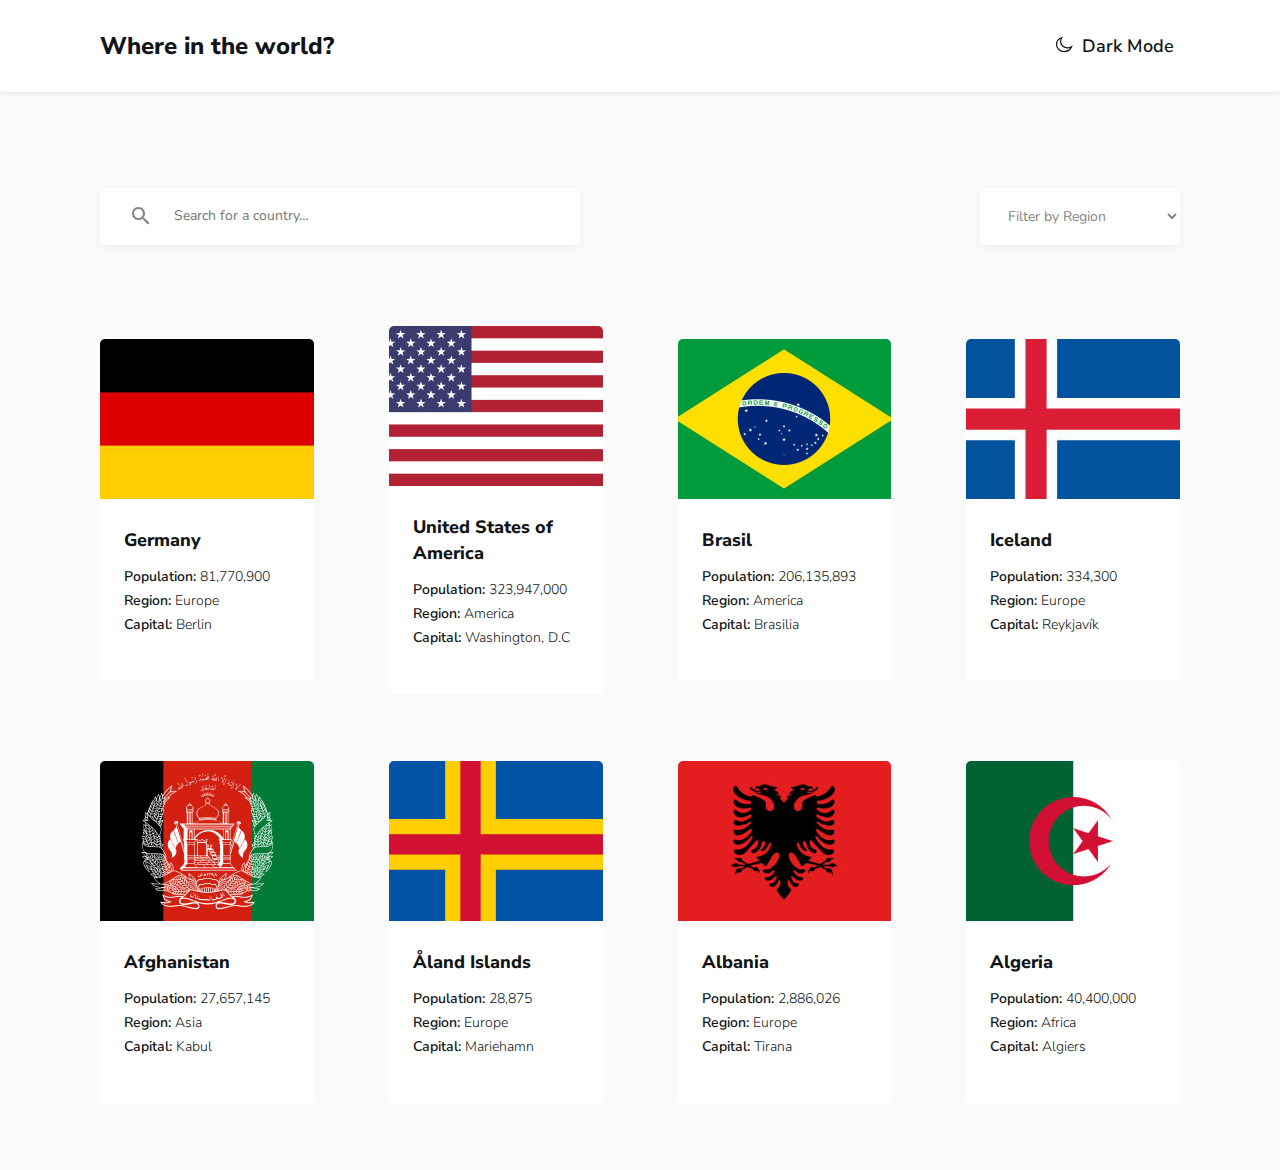
<file: index.html>
<!DOCTYPE html>
<html lang="en">
<head>
    <meta charset="UTF-8">
    <meta name="viewport" content="width=device-width, initial-scale=1.0">
    <title>Countries</title>

    <!-- GOOGLE FONTS -->
    <link rel="preconnect" href="https://fonts.googleapis.com">
    <link rel="preconnect" href="https://fonts.gstatic.com" crossorigin>
    <link href="https://fonts.googleapis.com/css2?family=Nunito+Sans:opsz,wght@6..12,300;6..12,400;6..12,600;6..12,800&display=swap" rel="stylesheet">

    <!-- STYLESHEET -->
    <link rel="stylesheet" href="css/necolas.github.io_normalize.css_8.0.1_normalize.css">
    <link rel="stylesheet" href="css/styles.css">
</head>
<body>   
    <header class="header">
        <div class="container header-container">
            <a href="index.html" class="site-header-logo-link">Where in the world?</a>
            <button type="button" class="button-dark-toggle">
                <span class="button-dark-toggle-icon">
                    <svg xmlns="http://www.w3.org/2000/svg" width="20" height="20" viewBox="0 0 20 20" fill="none">
                        <path fill-rule="evenodd" clip-rule="evenodd" d="M13.5532 13.815C9.66857 13.815 6.51929 10.9278 6.51929 7.36821C6.51929 6.0253 6.96679 4.78158 7.73143 3.75C4.69036 4.69515 2.5 7.33122 2.5 10.4381C2.5 14.3385 5.94929 17.5 10.2036 17.5C13.5929 17.5 16.4696 15.4932 17.5 12.7045C16.375 13.4048 15.0161 13.815 13.5532 13.815Z" fill="white" stroke="currentColor" stroke-width="1.25"/>
                      </svg>
                </span>
                <span class="button-dark-toggle-text">Dark Mode</span>
            </button>
        </div>
    </header>

    <!-- MAIN-CONTENT -->
    <main class="main-content">
        <div class="container">
            <section class="filters">
                <form class="form" action="https://echo.htmlacademy.ru" method="post">
                    <div class="form-search-field">
                        <img class="search-icon" src="img/search.svg" width="18" height="18">
                        <input class="form-search-input" type="search" placeholder="Search for a country…" aria-label="Search for a country…" required>
                    </div>
                    <select class="form-select" name="select-countries">
                        <option selected disabled>Filter by Region</option>
                        <option>Africa</option>
                        <option>America</option>
                        <option>Asia</option>
                        <option>Europe</option>
                        <option>Oceaina</option>
                    </select>
                </form>
            </section>

            <!-- INDEX-COUNTRIES -->
            <section class="index-countries">
                <ul class="index-countries-list">
                    <li class="index-country-item">
                        <div class="country">
                            <img class="index-country-item-img" src="img/Germany.jpg.jpg" alt="Germany flag" width="264" height="160" srcset="img/Germany.jpg.jpg 1x, img/Germany@2x.jpg">
                            <div class="country-item-info">
                                <a href="country.html" class="country-item-link">
                                    <h3 class="country-item-heading">Germany</h3>
                                </a>
                                <dl class="country-details">
                                    <div class="country-details-item">
                                        <dt class="country-details-title">Population:</dt>
                                        <dd class="country-details-value">81,770,900</dd>
                                    </div>
                                    <div class="country-details-item">
                                        <dt class="country-details-title">Region:</dt>
                                        <dd class="country-details-value">Europe</dd>
                                    </div>
                                    <div class="country-details-item">
                                        <dt class="country-details-title">Capital:</dt>
                                        <dd class="country-details-value">Berlin</dd>
                                    </div>
                                </dl>
                            </div>
                        </div>
                    </li>

                    <li class="index-country-item">
                        <div class="country">
                            <img class="index-country-item-img" src="img/Usa.jpg" alt="USA flag" width="264" height="160" srcset="img/Usa.jpg 1x, img/Usa@2x.jpg">
                            <div class="country-item-info">
                                <a href="country.html" class="country-item-link">
                                    <h3 class="country-item-heading">United States of America </h3>
                                </a>
                                <dl class="country-details">
                                    <div class="country-details-item">
                                        <dt class="country-details-title">Population:</dt>
                                        <dd class="country-details-value">323,947,000</dd>
                                    </div>
                                    <div class="country-details-item">
                                        <dt class="country-details-title">Region:</dt>
                                        <dd class="country-details-value">America</dd>
                                    </div>
                                    <div class="country-details-item">
                                        <dt class="country-details-title">Capital:</dt>
                                        <dd class="country-details-value">Washington, D.C</dd>
                                    </div>
                                </dl>
                            </div>
                        </div>
                    </li>

                    <li class="index-country-item">
                        <div class="country">
                            <img class="index-country-item-img" src="img/Brasil.jpg" alt="Brasil flag" width="264" height="160" srcset="img/Brasil.jpg 1x, img/img/Brasil@2x.jpg">
                            <div class="country-item-info">
                                <a href="country.html" class="country-item-link">
                                    <h3 class="country-item-heading">Brasil</h3>
                                </a>
                                <dl class="country-details">
                                    <div class="country-details-item">
                                        <dt class="country-details-title">Population:</dt>
                                        <dd class="country-details-value">206,135,893</dd>
                                    </div>
                                    <div class="country-details-item">
                                        <dt class="country-details-title">Region:</dt>
                                        <dd class="country-details-value">America</dd>
                                    </div>
                                    <div class="country-details-item">
                                        <dt class="country-details-title">Capital:</dt>
                                        <dd class="country-details-value">Brasilia</dd>
                                    </div>
                                </dl>
                            </div>
                        </div>
                    </li>

                    <li class="index-country-item">
                        <div class="country">
                            <img class="index-country-item-img" src="img/Iceland.jpg" alt="Iceland flag" width="264" height="160" srcset="img/Iceland.jpg 1x, img/Iceland@2x.jpg">
                            <div class="country-item-info">
                                <a href="country.html" class="country-item-link">
                                    <h3 class="country-item-heading">Iceland</h3>
                                </a>
                                <dl class="country-details">
                                    <div class="country-details-item">
                                        <dt class="country-details-title">Population:</dt>
                                        <dd class="country-details-value">334,300</dd>
                                    </div>
                                    <div class="country-details-item">
                                        <dt class="country-details-title">Region:</dt>
                                        <dd class="country-details-value">Europe</dd>
                                    </div>
                                    <div class="country-details-item">
                                        <dt class="country-details-title">Capital:</dt>
                                        <dd class="country-details-value">Reykjavík</dd>
                                    </div>
                                </dl>
                            </div>
                        </div>
                    </li>

                    <li class="index-country-item">
                        <div class="country">
                            <img class="index-country-item-img" src="img/Afghanistan.jpg" alt="Afghanistan flag" width="264" height="160" srcset="img/Afghanistan.jpg 1x, img/Afghanistan@2x.jpg">
                            <div class="country-item-info">
                                <a href="country.html" class="country-item-link">
                                    <h3 class="country-item-heading">Afghanistan</h3>
                                </a>
                                <dl class="country-details">
                                    <div class="country-details-item">
                                        <dt class="country-details-title">Population:</dt>
                                        <dd class="country-details-value">27,657,145</dd>
                                    </div>
                                    <div class="country-details-item">
                                        <dt class="country-details-title">Region:</dt>
                                        <dd class="country-details-value">Asia</dd>
                                    </div>
                                    <div class="country-details-item">
                                        <dt class="country-details-title">Capital:</dt>
                                        <dd class="country-details-value">Kabul</dd>
                                    </div>
                                </dl>
                            </div>
                        </div>
                    </li>

                    <li class="index-country-item">
                        <div class="country">
                            <img class="index-country-item-img" src="img/Islands.jpg" alt="Germany flag" width="264" height="160" srcset="img/Islands.jpg 1x, img/Islands@2x.jpg">
                            <div class="country-item-info">
                                <a href="country.html" class="country-item-link">
                                    <h3 class="country-item-heading">Åland Islands</h3>
                                </a>
                                <dl class="country-details">
                                    <div class="country-details-item">
                                        <dt class="country-details-title">Population:</dt>
                                        <dd class="country-details-value">28,875</dd>
                                    </div>
                                    <div class="country-details-item">
                                        <dt class="country-details-title">Region:</dt>
                                        <dd class="country-details-value">Europe</dd>
                                    </div>
                                    <div class="country-details-item">
                                        <dt class="country-details-title">Capital:</dt>
                                        <dd class="country-details-value">Mariehamn</dd>
                                    </div>
                                </dl>
                            </div>
                        </div>
                    </li>
                    <li class="index-country-item">
                        <div class="country">
                            <img class="index-country-item-img" src="img/Albania.jpg" alt="Albania flag" width="264" height="160" srcset="img/Albania.jpg 1x, img/Albania@2x.jpg">
                            <div class="country-item-info">
                                <a href="country.html" class="country-item-link">
                                    <h3 class="country-item-heading">Albania</h3>
                                </a>
                                <dl class="country-details">
                                    <div class="country-details-item">
                                        <dt class="country-details-title">Population:</dt>
                                        <dd class="country-details-value">2,886,026</dd>
                                    </div>
                                    <div class="country-details-item">
                                        <dt class="country-details-title">Region:</dt>
                                        <dd class="country-details-value">Europe</dd>
                                    </div>
                                    <div class="country-details-item">
                                        <dt class="country-details-title">Capital:</dt>
                                        <dd class="country-details-value">Tirana</dd>
                                    </div>
                                </dl>
                            </div>
                        </div>
                    </li>

                    <li class="index-country-item">
                        <div class="country">
                            <img class="index-country-item-img" src="img/Algeria.jpg" alt="Algeria flag" width="264" height="160" srcset="img/Algeria.jpg 1x, img/Algeria@2x.jpg">
                            <div class="country-item-info">
                                <a href="country.html" class="country-item-link">
                                    <h3 class="country-item-heading">Algeria</h3>
                                </a>
                                <dl class="country-details">
                                    <div class="country-details-item">
                                        <dt class="country-details-title">Population:</dt>
                                        <dd class="country-details-value">40,400,000</dd>
                                    </div>
                                    <div class="country-details-item">
                                        <dt class="country-details-title">Region:</dt>
                                        <dd class="country-details-value">Africa</dd>
                                    </div>
                                    <div class="country-details-item">
                                        <dt class="country-details-title">Capital:</dt>
                                        <dd class="country-details-value">Algiers</dd>
                                    </div>
                                </dl>
                            </div>
                        </div>
                    </li>
                </ul>
            </section>
        </div>
    </main>


    <script src="js/index.js"></script>
</body>
</html>
</file>
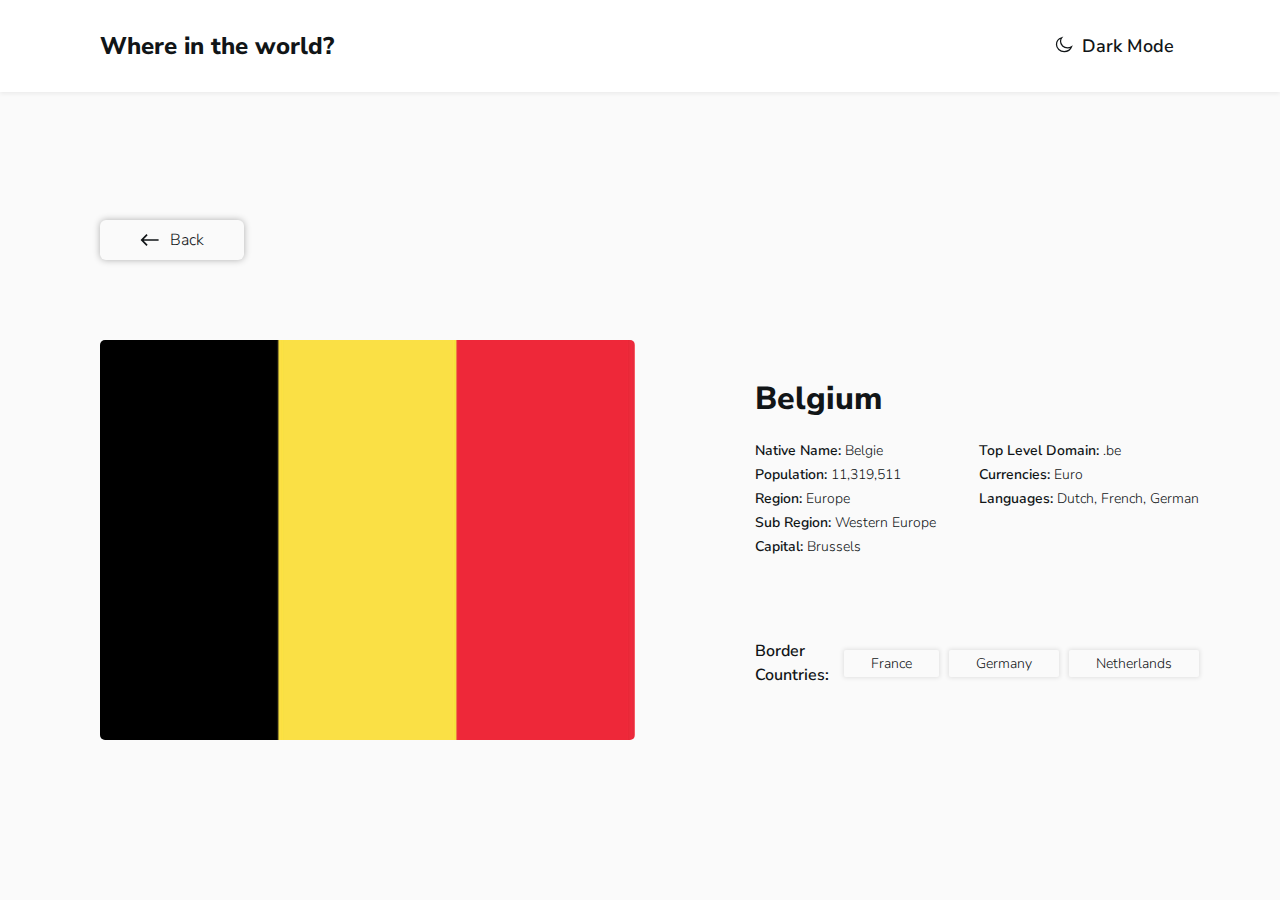
<file: country.html>
<!DOCTYPE html>
<html lang="en">
<head>
    <meta charset="UTF-8">
    <meta name="viewport" content="width=device-width, initial-scale=1.0">
    <title>Countries</title>

    <!-- GOOGLE FONTS -->
    <link rel="preconnect" href="https://fonts.googleapis.com">
    <link rel="preconnect" href="https://fonts.gstatic.com" crossorigin>
    <link href="https://fonts.googleapis.com/css2?family=Nunito+Sans:opsz,wght@6..12,300;6..12,400;6..12,600;6..12,800&display=swap" rel="stylesheet">

    <!-- STYLESHEET -->
    <link rel="stylesheet" href="css/necolas.github.io_normalize.css_8.0.1_normalize.css">
    <link rel="stylesheet" href="css/styles.css">
</head>
<body>   
    <header class="header">
        <div class="container header-container">
            <a href="index.html" class="site-header-logo-link">Where in the world?</a>
            <button type="button" class="button-dark-toggle">
                <span class="button-dark-toggle-icon">
                    <svg xmlns="http://www.w3.org/2000/svg" width="20" height="20" viewBox="0 0 20 20" fill="none">
                        <path fill-rule="evenodd" clip-rule="evenodd" d="M13.5532 13.815C9.66857 13.815 6.51929 10.9278 6.51929 7.36821C6.51929 6.0253 6.96679 4.78158 7.73143 3.75C4.69036 4.69515 2.5 7.33122 2.5 10.4381C2.5 14.3385 5.94929 17.5 10.2036 17.5C13.5929 17.5 16.4696 15.4932 17.5 12.7045C16.375 13.4048 15.0161 13.815 13.5532 13.815Z" fill="white" stroke="currentColor" stroke-width="1.25"/>
                      </svg>
                </span>
                <span class="button-dark-toggle-text">Dark Mode</span>
            </button>
        </div>
    </header>

    <!-- MAIN-CONTENT -->
    <main class="main-content main-content-country">
        <div class="container">
            <a class="country-page-back-wrapper" href="index.html">
                <span class="country-page-back-icon">
                    <svg xmlns="http://www.w3.org/2000/svg" width="20" height="20" viewBox="0 0 20 20" fill="none">
                        <path fill-rule="evenodd" clip-rule="evenodd" d="M6.46447 4.10744L7.64298 5.28596L3.75389 9.17504L18.6031 9.17504L18.6031 10.825L3.75389 10.825L7.64298 14.714L6.46447 15.8926L0.57191 10L6.46447 4.10744Z" fill="currentColor"/>
                      </svg>
                </span>
                <span class="country-page-text">Back</span>
            </a>

            <!-- COUNTRY-PAGE -->
            <section class="country-page">
                <img class="country-page-img" src="img/Belgium.jpg" alt="Belgium-flag" width="560" height="400" srcset="img/Belgium.jpg 1x, img/Belgium@2x.jpg 2x">
                <div class="country-page-info-wrapper">
                    <h2 class="country-page-info-heading">Belgium</h2>
                    <div class="country-info-inner">
                        <dl class="country-details country-page-details">
                            <div class="country-details-item country-page-details-item">
                                <dt class="country-details-title">Native Name:</dt>
                                <dd class="country-details-value">Belgie</dd>
                            </div>
                            <div class="country-details-item country-page-details-item">
                                <dt class="country-details-title">Population:</dt>
                                <dd class="country-details-value">11,319,511</dd>
                            </div>
                            <div class="country-details-item country-page-details-item">
                                <dt class="country-details-title">Region:</dt>
                                <dd class="country-details-value">Europe</dd>
                            </div>
                            <div class="country-details-item country-page-details-item">
                                <dt class="country-details-title">Sub Region:</dt>
                                <dd class="country-details-value">Western Europe</dd>
                            </div>
                            <div class="country-details-item country-page-details-item">
                                <dt class="country-details-title">Capital:</dt>
                                <dd class="country-details-value">Brussels</dd>
                            </div>
                        </dl>
                        <dl class="country-details country-page-details">
                            <div class="country-details-item country-page-details-item">
                                <dt class="country-details-title">Top Level Domain:</dt>
                                <dd class="country-details-value">.be</dd>
                            </div>
                            <div class="country-details-item country-page-details-item">
                                <dt class="country-details-title">Currencies:</dt>
                                <dd class="country-details-value">Euro</dd>
                            </div>
                            <div class="country-details-item country-page-details-item">
                                <dt class="country-details-title">Languages:</dt>
                                <dd class="country-details-value">Dutch, French, German</dd>
                            </div>
                        </dl>
                    </div>
                    <div class="border-countries">
                        <h3 class="border-country-heading">Border Countries:</h3>
                        <a class="border-country-link" href="#">France</a>
                        <a class="border-country-link" href="#">Germany</a>
                        <a class="border-country-link" href="#">Netherlands</a>
                    </div>
                </div>
            </section>
        </div>
    </main>


    <script src="js/index.js"></script>
</body>
</html>
</file>
<file: css/styles.css>
/* GLOBAL */
:root{
    --body-bg:#fafafa;
    --text-color:#111517;
    --element-bg:#fff;
    --form-text-color:#848484;
}

html{
    height: 100%;
    box-sizing: border-box;
    scroll-behavior: smooth;
}

body{
    height: 100%;
    display: flex;
    flex-direction: column;
    margin: 0;
    padding: 0;
    font-size: 14px;
    line-height: 16px;
    font-family: 'Nunito Sans', 'Arial',  sans-serif;
    color: var(--text-color);
    background-color: var(--body-bg);
    transition: all 0.4s ease;
}

*, *::before, *::after{
    box-sizing: inherit;
}

.dark-mode{
    --body-bg: #202c36;
    --text-color: #fff;
    --element-bg: #2b3844;
    --form-text-color:#fff;
}

.main-content {
    flex-grow: 1;
    padding-top: 48px;
    padding-right: 80px;
    padding-bottom: 48px;
    padding-left: 80px;

}

.main-content-country{
    padding-top: 80px;
}
/* CONTAINER */
.container{
    width: 100%;
    max-width: 1320px;
    padding-right: 20px;
    padding-left: 20px;
    margin-right: auto;
    margin-left: auto;
}

a{
    text-decoration: none;
}

/* HEADER */
.header {
    margin-top: 0;
    margin-bottom: 48px;
    padding: 30px 80px;
    background-color: var(--element-bg);
    box-shadow: 0 2px 4px 0 rgba(0, 0, 0, 0.06);
}

.header-container {
    display: flex;
    align-items: center;
    justify-content: space-between;
}

.site-header-logo-link {
    margin-top: 0;
    font-size: 24px;
    line-height: normal;
    font-weight: 800;
    color: var(--text-color);
}

.site-header-logo-link:hover{
    opacity: 0.8;
}

.site-header-logo-link:active{
    opacity: 0.6;
}

.button-dark-toggle {
    display: flex;
    align-items: center;
    margin-top: 0;
    background-color: transparent;
    border: 0;
    cursor: pointer;
    color: var(--text-color);
}

.button-dark-toggle:hover{
    opacity: 0.8;
}

.button-dark-toggle:active{
    opacity: 0.6;
}

.button-dark-toggle-icon {
    margin-right: 8px;
}

.button-dark-toggle-text {
    font-size: 18px;
    font-weight: 600;
    line-height: normal;
}

/* FORM-SEARCH */

.form {
    display: flex;
    align-items: center;
    justify-content: space-between;
    margin-bottom: 48px;
}

.form-search-field{
    position: relative;
}

.search-icon{
    position: absolute;
    top: 19px;
    left: 32px;
    width: 18px;
    height: 18px;
    pointer-events: none;
    color: var(--text-color);
}

.form-search-input {
    min-width: 480px;
    padding: 18px 74px;
    font-size: 14px;
    line-height: 1.44;
    font-weight: 400;
    color: var(--form-text-color);
    background-color: var(--element-bg);
    border: 0;
    border-radius: 5px;
    box-shadow: 0 2px 9px 0 rgba(0, 0, 0, 0.05);
}

.form-select{
    min-width: 200px;
    padding: 18px 24px;
    font-size: 14px;
    line-height: 1.42;
    font-weight: 400;
    background-color: var(--element-bg);
    color: var(--form-text-color);
    border: 0;
    border-radius: 5px;
    box-shadow: 0 2px 9px 0 rgba(0, 0, 0, 0.05);
}

/* INDEX-COUNTRIES */
.index-countries {
    margin-top: 0;
    padding-top: 33px;
}

.index-countries-list {
    display: flex;
    align-items: center;
    flex-wrap: wrap;
    margin: 0;
    padding: 0;
    list-style: none;
    margin-bottom: -67px;
    margin-left: -75px;
}

.index-country-item {
    width: calc(25% - 75px);
    margin-bottom: 67px;
    margin-left: 75px;
    border-radius: 5px;
}


/* INDEX-COUNTRY */
.country{
    border-radius: 5px;
    overflow: hidden;
    background-color: var(--element-bg);
}
.index-country-item-img {
    width: 100%;
    height: 160px;
    object-fit: cover;
    border-radius: right top 5px, left top 5px;
    overflow: hidden;
}

.country-item-info {
    margin: 0;
    padding-top: 24px;
    padding-bottom: 48px;
    padding-left: 24px;
    background-color: var(--element-bg);
}

.country-item-link{
    color: var(--text-color);
}

.country-item-link:hover{
    opacity: 0.8;
}

.country-item-link:active{
    opacity: 0.6;
}

.country-item-heading {
    margin-top: 0;
    margin-bottom: 16px;
    font-size: 18px;
    line-height: 26px;
    font-weight: 800;
}

.country-details {
    display: flex;
    flex-direction: column;
    margin: 0;
    padding: 0;
}

.country-details-item {
    display: flex;
}

.country-details-item:not(:last-child){
    margin-bottom: 8px;
}

.country-details-title {
    font-weight: 600;
}

.country-details-value {
    font-weight: 300;
    margin-left:4px;
}


/* COUNTRY-PAGE */
.country-page-back-wrapper {
    display: inline-flex;
    padding: 10px 40px;
    border-radius: 6px;
    box-shadow:  0 0 7px 0px rgba(0, 0, 0, 0.3);
}

.country-page-back-wrapper:hover{
    opacity: 0.8;
}

.country-page-back-wrapper:active{
    opacity: 0.6;
}

.country-page-back-icon {
    width: 20px;
    height: 20px;
    margin-right: 10px;
    color: var(--text-color);
}

.country-page-text {
    font-size: 16px;
    line-height: 1.25;
    font-weight: 300;
    color: var(--text-color);
}

.country-page {
    display: flex;
    align-items: center;
    justify-content: space-between;
    margin-top: 80px;
}

.country-page-img {
    width: 560px;
    height: 400px;
    margin-right: 120px;
    object-fit: cover;
    border-radius: 5px;
}

.country-page-info-wrapper {
    display: flex;
    flex-direction: column;
    justify-content: start;
}

.country-page-info-heading {
    margin-top: 0;
    margin-bottom: 23px;
    align-self: start;
    font-size: 32px;
    line-height: normal;
    font-weight: 800;
}

.country-info-inner {
    display: flex;
    justify-content: space-between;
    margin: 0;
    padding: 0;
}

.country-page-details{
    display: flex;
    margin-top: 0;
    margin-bottom: 68px;
}

/* BORDER-COUNTRIES */
.border-countries {
    display: flex;
    justify-content: space-between;
    align-items: center;
    margin-top: 0;
}

.border-country-heading {
    font-size: 16px;
    line-height: 1.5;
    font-weight: 600;
    margin-right: 15px;
}

.border-country-link {
    display: flex;
    align-items: center;
    padding: 4px 27px;
    font-size: 14px;
    font-weight: 300;
    line-height: normal;
    border: 0px  solid #979797;
    border-radius: 2px;
    color: var(--text-color);
    box-shadow: 0px 0px 4px 1px rgba(0, 0, 0, 0.10);
}

.border-country-link:not(:last-child){
    margin-right: 10px;
}
</file>
